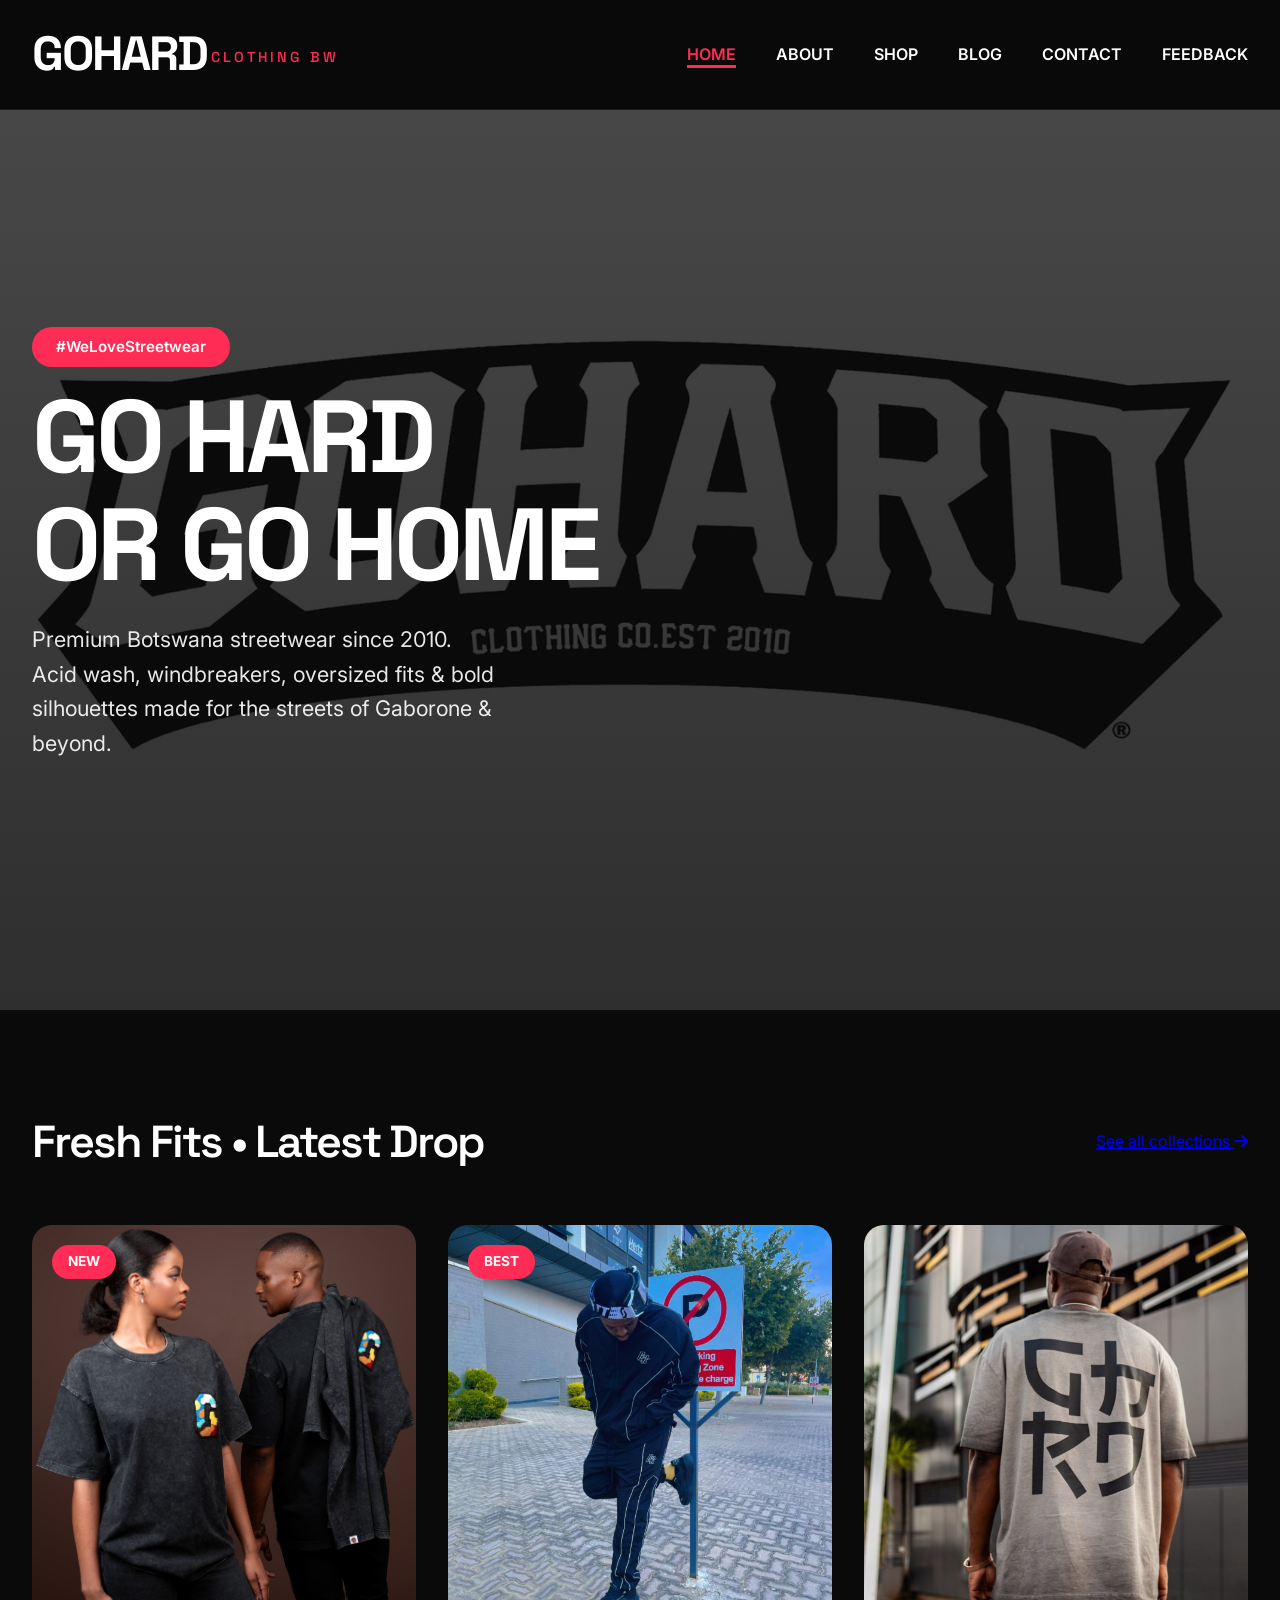
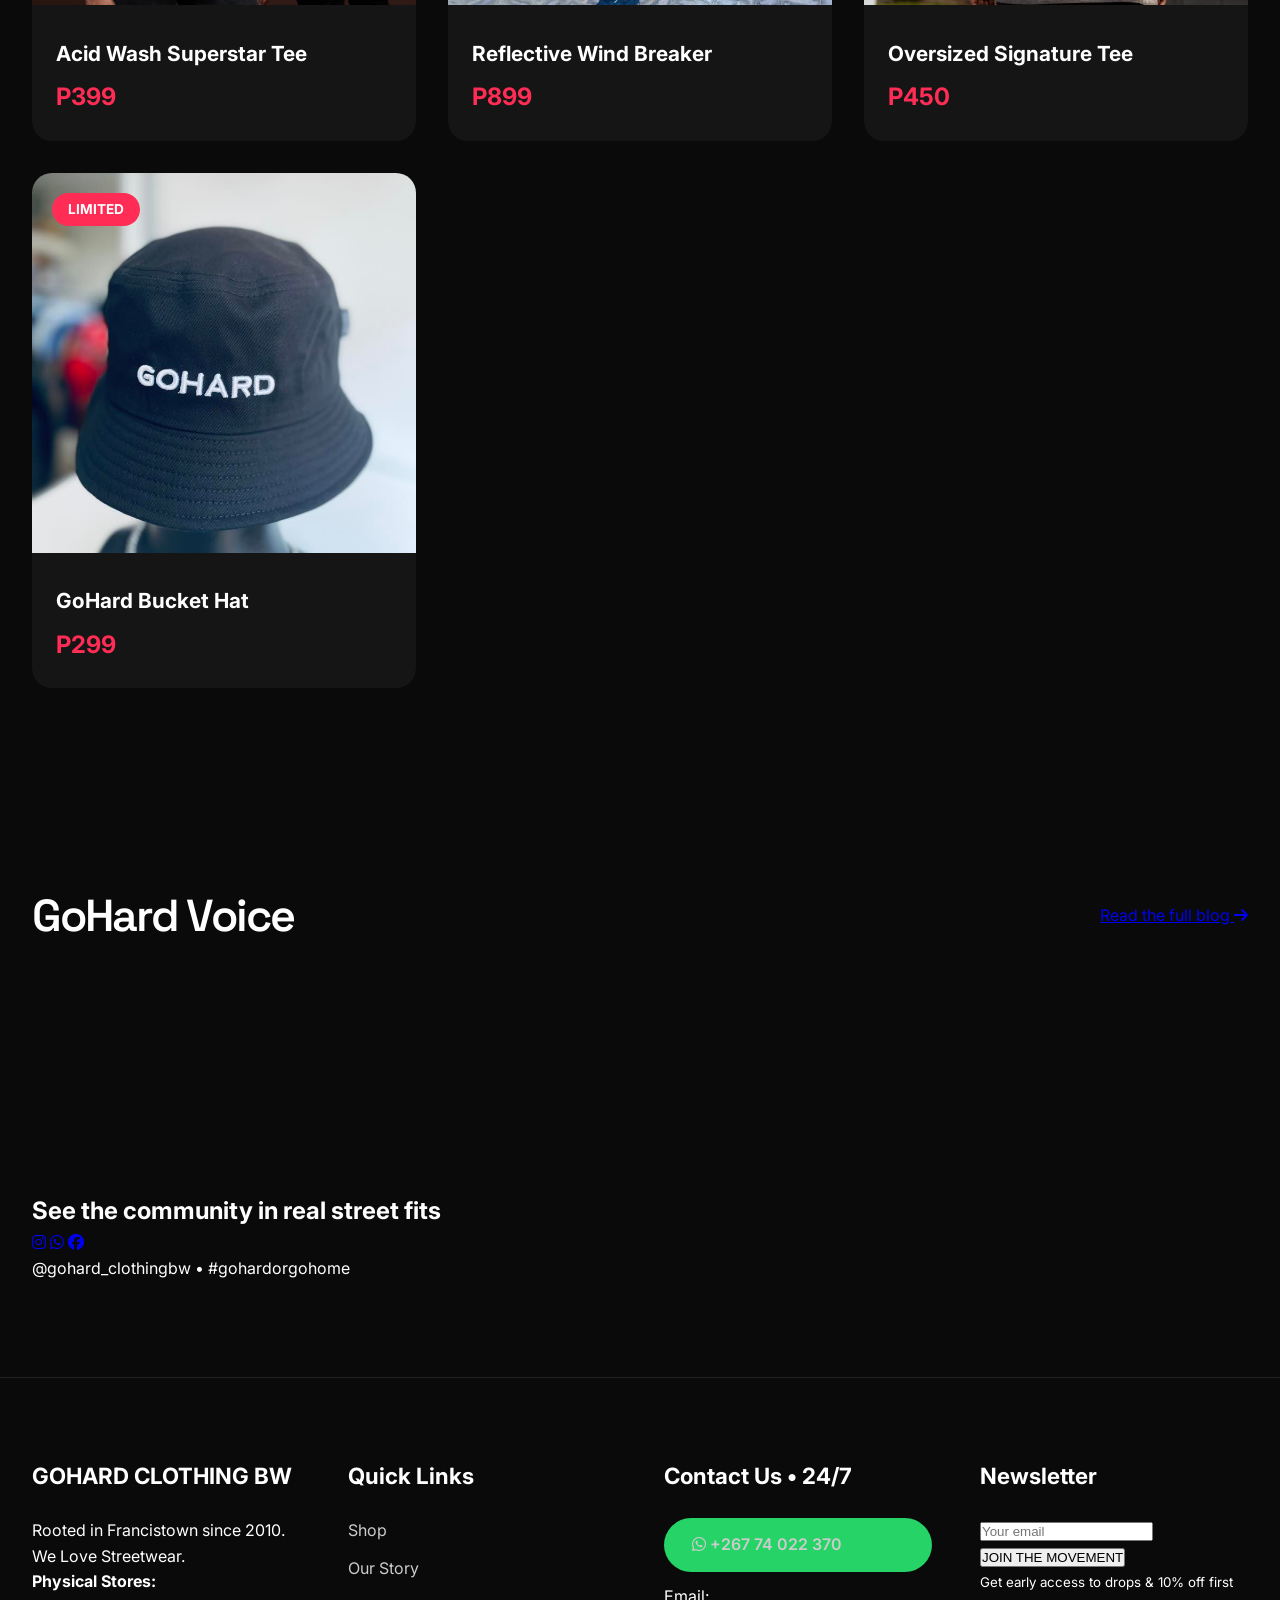
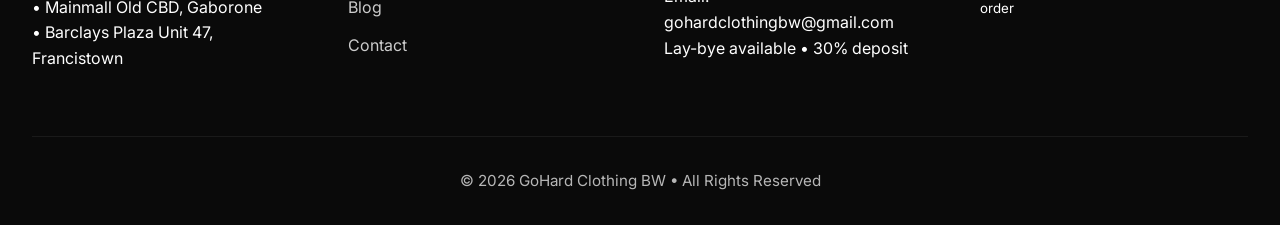
<file: index.html>
<!DOCTYPE html>
<html lang="en">
<head>
    <meta charset="UTF-8">
    <meta name="viewport" content="width=device-width, initial-scale=1.0">
    <meta name="description" content="GoHard Clothing BW - We Love Streetwear | Botswana's boldest streetwear brand since 2010">
    <title>GoHard Clothing BW | Home</title>
    <link rel="stylesheet" href="style.css">
    <link rel="stylesheet" href="https://cdnjs.cloudflare.com/ajax/libs/font-awesome/6.5.1/css/all.min.css">
</head>
<body>
        <nav class="navbar">
        <div class="nav-container">
            <div class="logo">
                <h1>GOHARD</h1>
                <span class="tagline">CLOTHING BW</span>
            </div>
            
            <ul class="nav-links">
                <li><a href="index.html" class="nav-item">HOME</a></li>
                <li><a href="about.html" class="nav-item">ABOUT</a></li>
                <li><a href="shop.html" class="nav-item">SHOP</a></li>
                <li><a href="blog.html" class="nav-item">BLOG</a></li>
                <li><a href="contact.html" class="nav-item">CONTACT</a></li>
                <li><a href="feedback.html" class="nav-item">FEEDBACK</a></li>
            </ul>
        </div>

        <div id="mobile-menu" class="mobile-menu">
            <ul>
                <li><a href="index.html" onclick="toggleMobileMenu()">HOME</a></li>
                <li><a href="about.html" onclick="toggleMobileMenu()">ABOUT</a></li>
                <li><a href="shop.html" onclick="toggleMobileMenu()">SHOP</a></li>
                <li><a href="blog.html" onclick="toggleMobileMenu()">BLOG</a></li>
                <li><a href="contact.html" onclick="toggleMobileMenu()">CONTACT</a></li>
                <li><a href="feedback.html" onclick="toggleMobileMenu()">FEEDBACK</a></li>
            </ul>
        </div>
    </nav>
    
    <header class="hero">
        <div class="hero-overlay">
            <div class="hero-content">
                <div class="hero-badge">#WeLoveStreetwear</div>
                <h1 class="hero-title">GO HARD<br>OR GO HOME</h1>
                <p class="hero-subtitle">Premium Botswana streetwear since 2010.<br>Acid wash, windbreakers, oversized fits &amp; bold silhouettes made for the streets of Gaborone &amp; beyond.</p>
                
            </div>
        </div>
    </header>

    <!-- NEW ARRIVALS (mimicking Wearix) -->
    <section class="section new-arrivals">
        <div class="section-header">
            <h2>Fresh Fits • Latest Drop</h2>
            <a href="shop.html" class="see-all">See all collections <i class="fas fa-arrow-right"></i></a>
        </div>
        
        <div class="product-grid" id="new-arrivals-grid">
            
        </div>
    </section>

    <section class="section blog-preview">
        <div class="section-header">
            <h2>GoHard Voice</h2>
            <a href="blog.html" class="see-all">Read the full blog <i class="fas fa-arrow-right"></i></a>
        </div>
        <div class="blog-grid">
            
        </div>
    </section>

    <section class="section stay-connected">
        <h2>See the community in real street fits</h2>
        <div class="social-icons">
            <a href="https://www.instagram.com/gohard_clothingbw" target="_blank"><i class="fab fa-instagram"></i></a>
            <a href="https://wa.me/26774022370" target="_blank"><i class="fab fa-whatsapp"></i></a>
            <a href="https://www.facebook.com/GoHardClothingBW" target="_blank"><i class="fab fa-facebook"></i></a>
        </div>
        <p class="connect-text">@gohard_clothingbw • #gohardorgohome</p>
    </section>

    <footer class="footer">
        <div class="footer-grid">
            <div class="footer-col">
                <h3>GOHARD CLOTHING BW</h3>
                <p>Rooted in Francistown since 2010.<br>We Love Streetwear.</p>
                <p><strong>Physical Stores:</strong><br>
                • Mainmall Old CBD, Gaborone<br>
                • Barclays Plaza Unit 47, Francistown
                </p>
            </div>
            <div class="footer-col">
                <h4>Quick Links</h4>
                <a href="shop.html">Shop</a>
                <a href="about.html">Our Story</a>
                <a href="blog.html">Blog</a>
                <a href="contact.html">Contact</a>
            </div>
            <div class="footer-col">
                <h4>Contact Us • 24/7</h4>
                <a href="https://wa.me/26774022370" target="_blank" class="whatsapp-footer"><i class="fab fa-whatsapp"></i> +267 74 022 370</a>
                <p>Email: gohardclothingbw@gmail.com</p>
                <p>Lay-bye available • 30% deposit</p>
            </div>
            <div class="footer-col">
                <h4>Newsletter</h4>
                <form id="newsletter-form" onsubmit="handleNewsletter(event)">
                    <input type="email" placeholder="Your email" required>
                    <button type="submit">JOIN THE MOVEMENT</button>
                </form>
                <small>Get early access to drops &amp; 10% off first order</small>
            </div>
        </div>
        <div class="footer-bottom">
            <p>&copy; 2026 GoHard Clothing BW • All Rights Reserved</p>
        </div>
    </footer>

    <script src="script.js"></script>
</body>
</html>
</file>
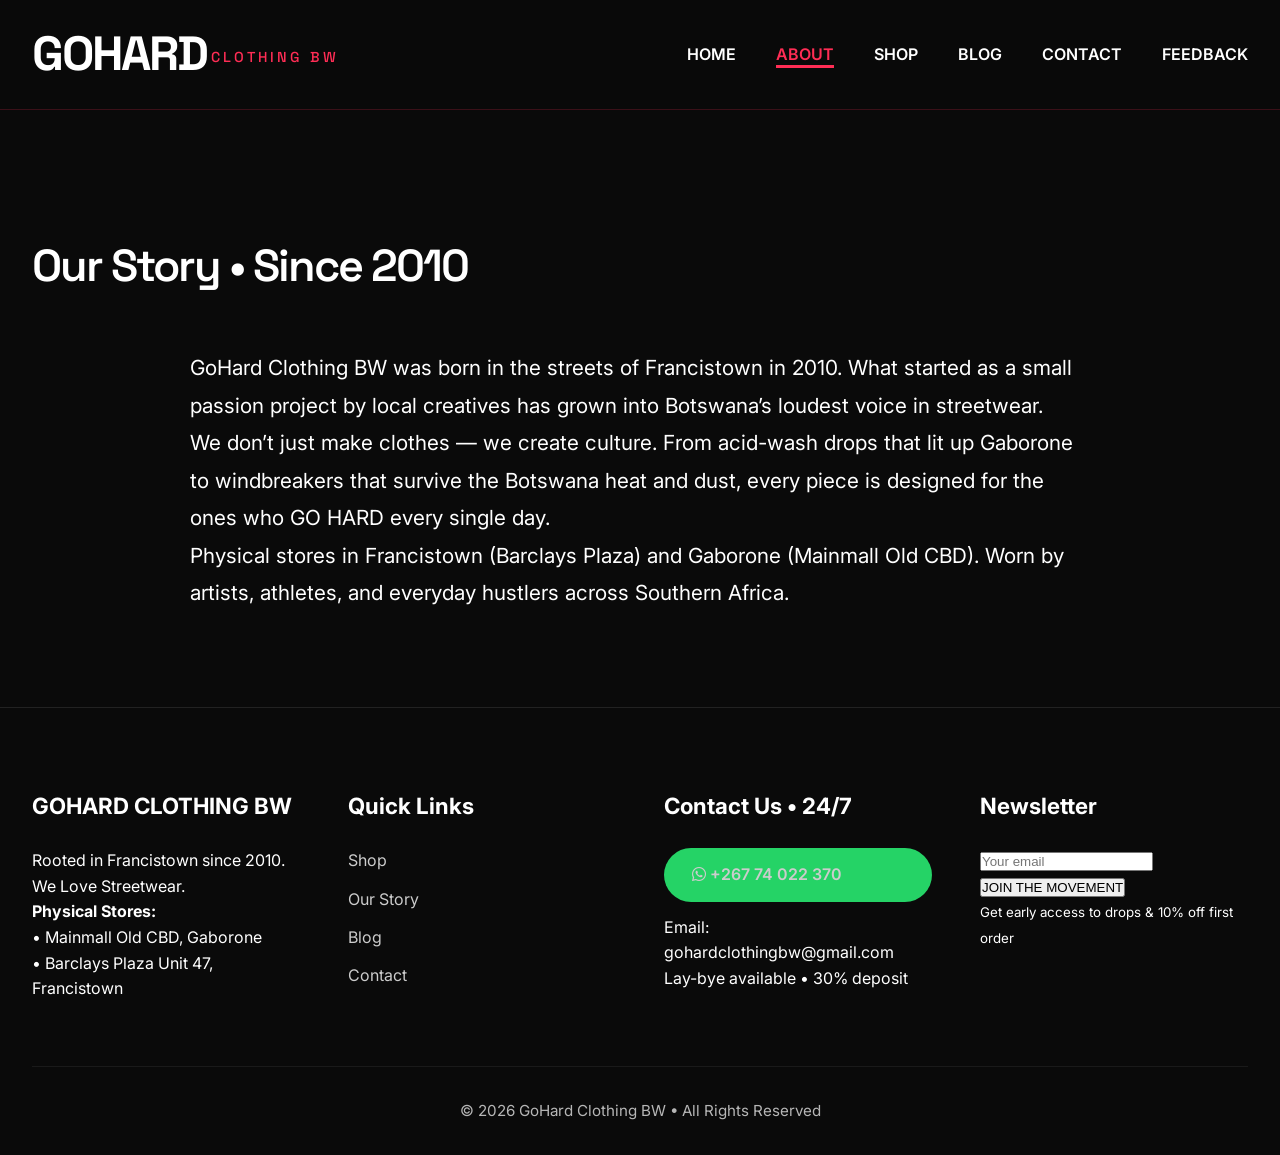
<file: about.html>
<!DOCTYPE html>
<html lang="en">
<head>
    <meta charset="UTF-8">
    <meta name="viewport" content="width=device-width, initial-scale=1.0">
    <title>GoHard Clothing BW | About Us</title>
    <link rel="stylesheet" href="style.css">
    <link rel="stylesheet" href="https://cdnjs.cloudflare.com/ajax/libs/font-awesome/6.5.1/css/all.min.css">
</head>
<body>
   
      <nav class="navbar">
        <div class="nav-container">
            <div class="logo">
                <h1>GOHARD</h1>
                <span class="tagline">CLOTHING BW</span>
            </div>
            
            <ul class="nav-links">
                <li><a href="index.html" class="nav-item">HOME</a></li>
                <li><a href="about.html" class="nav-item">ABOUT</a></li>
                <li><a href="shop.html" class="nav-item">SHOP</a></li>
                <li><a href="blog.html" class="nav-item">BLOG</a></li>
                <li><a href="contact.html" class="nav-item">CONTACT</a></li>
                <li><a href="feedback.html" class="nav-item">FEEDBACK</a></li>
            </ul>
        </div>

        <div id="mobile-menu" class="mobile-menu">
            <ul>
                <li><a href="index.html" onclick="toggleMobileMenu()">HOME</a></li>
                <li><a href="about.html" onclick="toggleMobileMenu()">ABOUT</a></li>
                <li><a href="shop.html" onclick="toggleMobileMenu()">SHOP</a></li>
                <li><a href="blog.html" onclick="toggleMobileMenu()">BLOG</a></li>
                <li><a href="contact.html" onclick="toggleMobileMenu()">CONTACT</a></li>
                <li><a href="feedback.html" onclick="toggleMobileMenu()">FEEDBACK</a></li>
            </ul>
        </div>
    </nav>


    <section class="section" style="padding-top: 120px;">
        <div class="section-header">
            <h2>Our Story • Since 2010</h2>
        </div>
        <div style="max-width: 900px; margin: 0 auto; font-size: 1.3rem; line-height: 1.8;">
            <p>GoHard Clothing BW was born in the streets of Francistown in 2010. What started as a small passion project by local creatives has grown into Botswana’s loudest voice in streetwear.</p>
            <p>We don’t just make clothes — we create culture. From acid-wash drops that lit up Gaborone to windbreakers that survive the Botswana heat and dust, every piece is designed for the ones who GO HARD every single day.</p>
            <p>Physical stores in Francistown (Barclays Plaza) and Gaborone (Mainmall Old CBD). Worn by artists, athletes, and everyday hustlers across Southern Africa.</p>
        </div>
    </section>

     <footer class="footer">
        <div class="footer-grid">
            <div class="footer-col">
                <h3>GOHARD CLOTHING BW</h3>
                <p>Rooted in Francistown since 2010.<br>We Love Streetwear.</p>
                <p><strong>Physical Stores:</strong><br>
                • Mainmall Old CBD, Gaborone<br>
                • Barclays Plaza Unit 47, Francistown
                </p>
            </div>
            <div class="footer-col">
                <h4>Quick Links</h4>
                <a href="shop.html">Shop</a>
                <a href="about.html">Our Story</a>
                <a href="blog.html">Blog</a>
                <a href="contact.html">Contact</a>
            </div>
            <div class="footer-col">
                <h4>Contact Us • 24/7</h4>
                <a href="https://wa.me/26774022370" target="_blank" class="whatsapp-footer"><i class="fab fa-whatsapp"></i> +267 74 022 370</a>
                <p>Email: gohardclothingbw@gmail.com</p>
                <p>Lay-bye available • 30% deposit</p>
            </div>
            <div class="footer-col">
                <h4>Newsletter</h4>
                <form id="newsletter-form" onsubmit="handleNewsletter(event)">
                    <input type="email" placeholder="Your email" required>
                    <button type="submit">JOIN THE MOVEMENT</button>
                </form>
                <small>Get early access to drops &amp; 10% off first order</small>
            </div>
        </div>
        <div class="footer-bottom">
            <p>&copy; 2026 GoHard Clothing BW • All Rights Reserved</p>
        </div>
    </footer>
    

    <script src="script.js"></script>
</body>
</html>
</file>
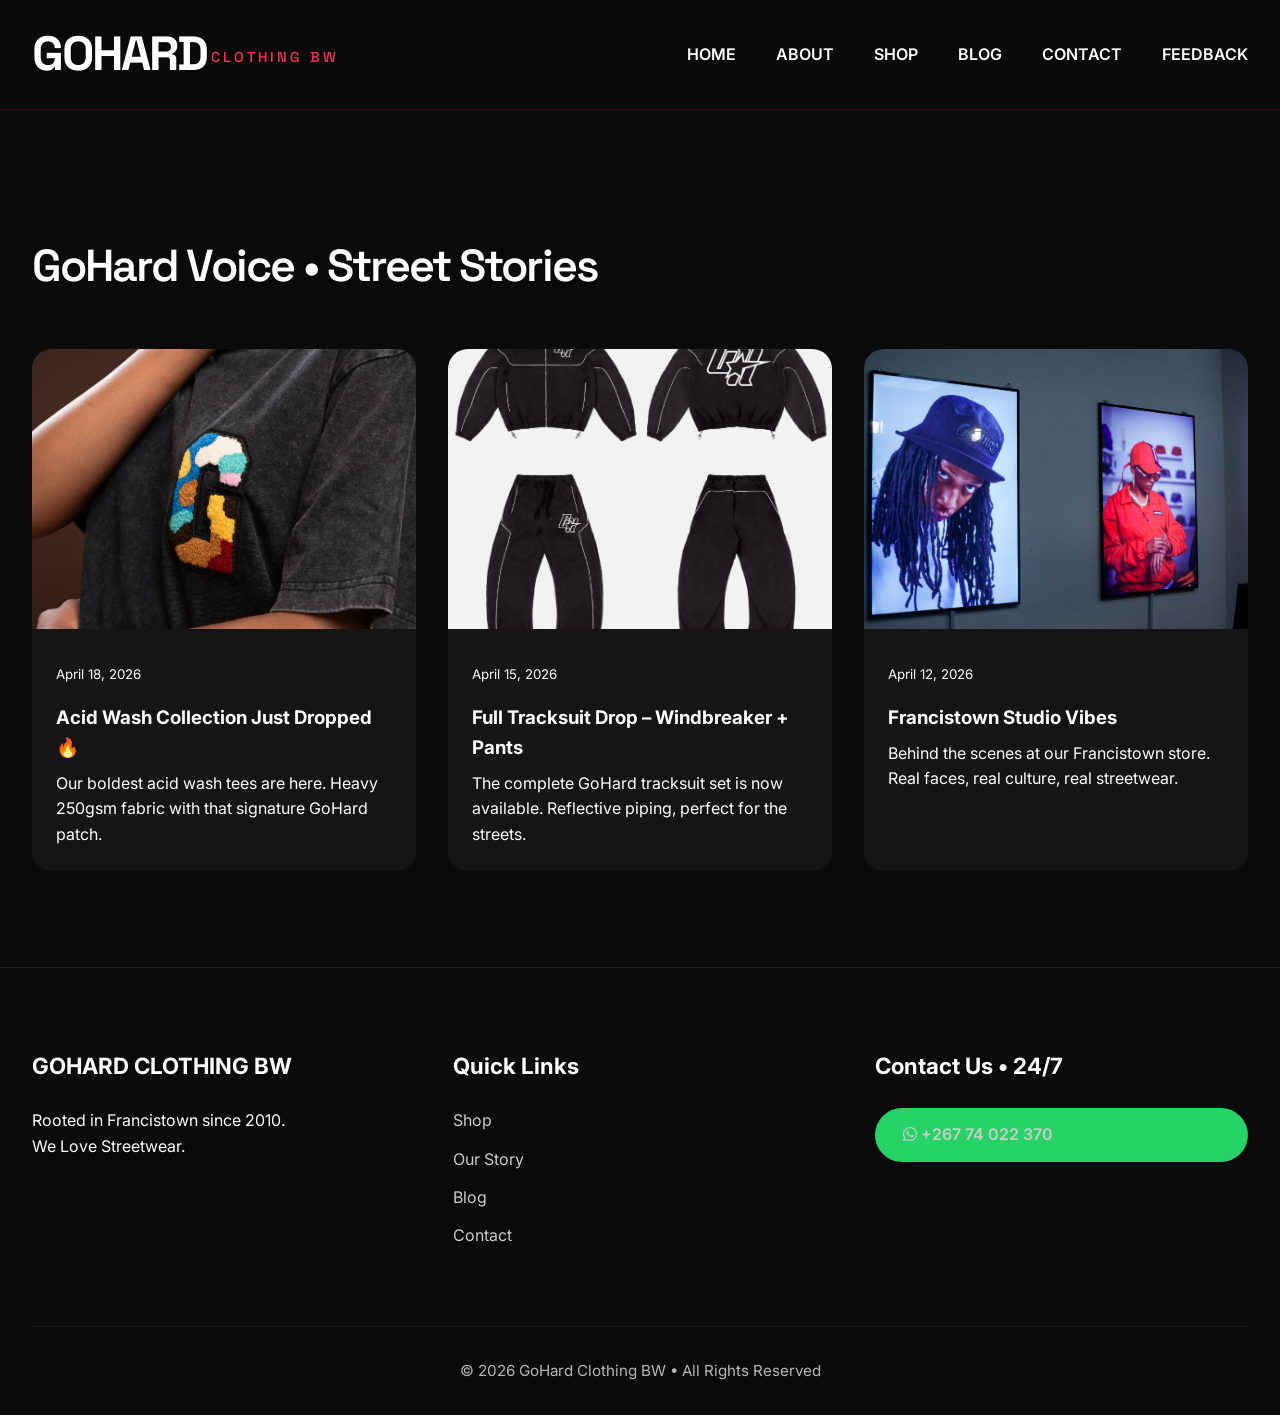
<file: blog.html>
<!DOCTYPE html>
<html lang="en">
<head>
    <meta charset="UTF-8">
    <meta name="viewport" content="width=device-width, initial-scale=1.0">
    <title>GoHard Clothing BW | Blog</title>
    <link rel="stylesheet" href="style.css">
    <link rel="stylesheet" href="https://cdnjs.cloudflare.com/ajax/libs/font-awesome/6.5.1/css/all.min.css">
</head>
<body>
        <nav class="navbar">
        <div class="nav-container">
            <div class="logo">
                <h1>GOHARD</h1>
                <span class="tagline">CLOTHING BW</span>
            </div>
            
            <ul class="nav-links">
                <li><a href="index.html" class="nav-item">HOME</a></li>
                <li><a href="about.html" class="nav-item">ABOUT</a></li>
                <li><a href="shop.html" class="nav-item">SHOP</a></li>
                <li><a href="blog.html" class="nav-item">BLOG</a></li>
                <li><a href="contact.html" class="nav-item">CONTACT</a></li>
                <li><a href="feedback.html" class="nav-item">FEEDBACK</a></li>
            </ul>
        </div>

        <div id="mobile-menu" class="mobile-menu">
            <ul>
                <li><a href="index.html" onclick="toggleMobileMenu()">HOME</a></li>
                <li><a href="about.html" onclick="toggleMobileMenu()">ABOUT</a></li>
                <li><a href="shop.html" onclick="toggleMobileMenu()">SHOP</a></li>
                <li><a href="blog.html" onclick="toggleMobileMenu()">BLOG</a></li>
                <li><a href="contact.html" onclick="toggleMobileMenu()">CONTACT</a></li>
                <li><a href="feedback.html" onclick="toggleMobileMenu()">FEEDBACK</a></li>
            </ul>
        </div>
    </nav>

    <section class="section" style="padding-top: 120px;">
        <div class="section-header">
            <h2>GoHard Voice • Street Stories</h2>
        </div>
        
        <div class="blog-grid" id="blog-grid"></div>
    </section>

    <!-- FOOTER (same as other pages) -->
    <footer class="footer">
        <div class="footer-grid">
            <div class="footer-col">
                <h3>GOHARD CLOTHING BW</h3>
                <p>Rooted in Francistown since 2010.<br>We Love Streetwear.</p>
            </div>
            <div class="footer-col">
                <h4>Quick Links</h4>
                <a href="shop.html">Shop</a>
                <a href="about.html">Our Story</a>
                <a href="blog.html">Blog</a>
                <a href="contact.html">Contact</a>
            </div>
            <div class="footer-col">
                <h4>Contact Us • 24/7</h4>
                <a href="https://wa.me/26774022370" target="_blank" class="whatsapp-footer"><i class="fab fa-whatsapp"></i> +267 74 022 370</a>
            </div>
        </div>
        <div class="footer-bottom">
            <p>&copy; 2026 GoHard Clothing BW • All Rights Reserved</p>
        </div>
    </footer>

    <script src="script.js"></script>
    <script>
        
        const blogPosts = [
            {
                title: "Acid Wash Collection Just Dropped 🔥",
                date: "April 18, 2026",
                excerpt: "Our boldest acid wash tees are here. Heavy 250gsm fabric with that signature GoHard patch.",
                img: "images/acid.jpg"
            },
            {
                title: "Full Tracksuit Drop – Windbreaker + Pants",
                date: "April 15, 2026",
                excerpt: "The complete GoHard tracksuit set is now available. Reflective piping, perfect for the streets.",
                img: "images/wind.jpg"
            },
            {
                title: "Francistown Studio Vibes",
                date: "April 12, 2026",
                excerpt: "Behind the scenes at our Francistown store. Real faces, real culture, real streetwear.",
                img: "images/ftown.jpg"
            },
            
        ];

        function loadBlog() {
            const grid = document.getElementById('blog-grid');
            grid.innerHTML = blogPosts.map(post => `
                <div class="blog-card">
                    <img src="${post.img}" style="width:100%; height:280px; object-fit:cover;">
                    <div style="padding:1.5rem;">
                        <small>${post.date}</small>
                        <h3 style="margin:1rem 0 0.5rem;">${post.title}</h3>
                        <p>${post.excerpt}</p>
                        
                    </div>
                </div>
            `).join('');
        }

        // Load blog when page opens
        window.onload = loadBlog;
    </script>
</body>
</html>
</file>
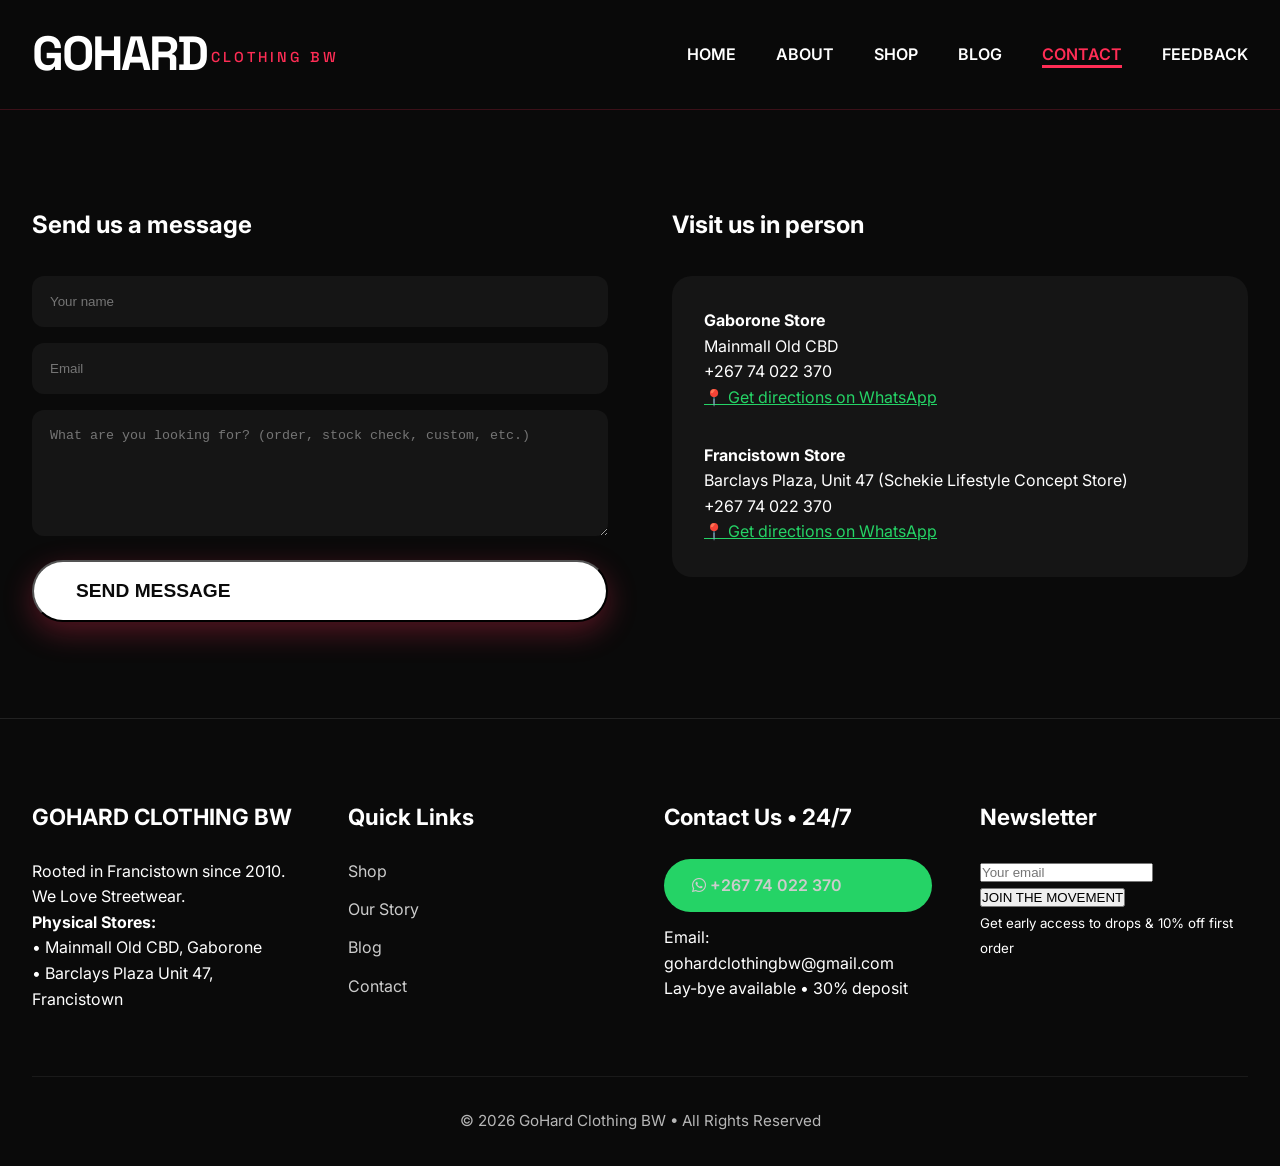
<file: contact.html>
<!DOCTYPE html>
<html lang="en">
<head>
    <meta charset="UTF-8">
    <meta name="viewport" content="width=device-width, initial-scale=1.0">
    <title>GoHard Clothing BW | Contact Us</title>
    <link rel="stylesheet" href="style.css">
    <link rel="stylesheet" href="https://cdnjs.cloudflare.com/ajax/libs/font-awesome/6.5.1/css/all.min.css">
</head>
<body>
     <nav class="navbar">
        <div class="nav-container">
            <div class="logo">
                <h1>GOHARD</h1>
                <span class="tagline">CLOTHING BW</span>
            </div>
            
            <ul class="nav-links">
                <li><a href="index.html" class="nav-item">HOME</a></li>
                <li><a href="about.html" class="nav-item">ABOUT</a></li>
                <li><a href="shop.html" class="nav-item">SHOP</a></li>
                <li><a href="blog.html" class="nav-item">BLOG</a></li>
                <li><a href="contact.html" class="nav-item">CONTACT</a></li>
                <li><a href="feedback.html" class="nav-item">FEEDBACK</a></li>
            </ul>
        </div>

        <div id="mobile-menu" class="mobile-menu">
            <ul>
                <li><a href="index.html" onclick="toggleMobileMenu()">HOME</a></li>
                <li><a href="about.html" onclick="toggleMobileMenu()">ABOUT</a></li>
                <li><a href="shop.html" onclick="toggleMobileMenu()">SHOP</a></li>
                <li><a href="blog.html" onclick="toggleMobileMenu()">BLOG</a></li>
                <li><a href="contact.html" onclick="toggleMobileMenu()">CONTACT</a></li>
                <li><a href="feedback.html" onclick="toggleMobileMenu()">FEEDBACK</a></li>
            </ul>
        </div>
    </nav>

    <section class="section">
        <div style="display: grid; grid-template-columns: repeat(auto-fit, minmax(420px, 1fr)); gap: 4rem; max-width:1400px; margin:0 auto;">
            
            <div>
                <h2>Send us a message</h2>
                <form onsubmit="submitContactForm(event)" style="margin-top:2rem;">
                    <input type="text" placeholder="Your name" required style="width:100%; padding:18px; margin-bottom:1rem; border-radius:12px; background:#151515; border:none; color:#fff;">
                    <input type="email" placeholder="Email" required style="width:100%; padding:18px; margin-bottom:1rem; border-radius:12px; background:#151515; border:none; color:#fff;">
                    <textarea placeholder="What are you looking for? (order, stock check, custom, etc.)" rows="6" required style="width:100%; padding:18px; margin-bottom:1rem; border-radius:12px; background:#151515; border:none; color:#fff;"></textarea>
                    <button type="submit" class="cta-button" style="width:100%;">SEND MESSAGE</button>
                </form>
            </div>

            
            <div>
                <h2>Visit us in person</h2>
                <div style="background:#151515; padding:2rem; border-radius:20px; margin-top:2rem;">
                    <div style="margin-bottom:2rem;">
                        <strong>Gaborone Store</strong><br>
                        Mainmall Old CBD<br>
                        +267 74 022 370<br>
                        <a href="https://wa.me/26774022370" target="_blank" style="color:#25D366;">📍 Get directions on WhatsApp</a>
                    </div>
                    <div>
                        <strong>Francistown Store</strong><br>
                        Barclays Plaza, Unit 47 (Schekie Lifestyle Concept Store)<br>
                        +267 74 022 370<br>
                        <a href="https://wa.me/26774022370" target="_blank" style="color:#25D366;">📍 Get directions on WhatsApp</a>
                    </div>
                </div>
                
               
            </div>
        </div>
    </section>

     <footer class="footer">
        <div class="footer-grid">
            <div class="footer-col">
                <h3>GOHARD CLOTHING BW</h3>
                <p>Rooted in Francistown since 2010.<br>We Love Streetwear.</p>
                <p><strong>Physical Stores:</strong><br>
                • Mainmall Old CBD, Gaborone<br>
                • Barclays Plaza Unit 47, Francistown
                </p>
            </div>
            <div class="footer-col">
                <h4>Quick Links</h4>
                <a href="shop.html">Shop</a>
                <a href="about.html">Our Story</a>
                <a href="blog.html">Blog</a>
                <a href="contact.html">Contact</a>
            </div>
            <div class="footer-col">
                <h4>Contact Us • 24/7</h4>
                <a href="https://wa.me/26774022370" target="_blank" class="whatsapp-footer"><i class="fab fa-whatsapp"></i> +267 74 022 370</a>
                <p>Email: gohardclothingbw@gmail.com</p>
                <p>Lay-bye available • 30% deposit</p>
            </div>
            <div class="footer-col">
                <h4>Newsletter</h4>
                <form id="newsletter-form" onsubmit="handleNewsletter(event)">
                    <input type="email" placeholder="Your email" required>
                    <button type="submit">JOIN THE MOVEMENT</button>
                </form>
                <small>Get early access to drops &amp; 10% off first order</small>
            </div>
        </div>
        <div class="footer-bottom">
            <p>&copy; 2026 GoHard Clothing BW • All Rights Reserved</p>
        </div>
    </footer>

    <script src="script.js"></script>
    <script>
        function submitContactForm(e) {
            e.preventDefault();
            alert("✅ Message received! Our team will reply on WhatsApp within minutes. Thank you for choosing GoHard ❤️");
            e.target.reset();
        }
    </script>
</body>
</html>
</file>
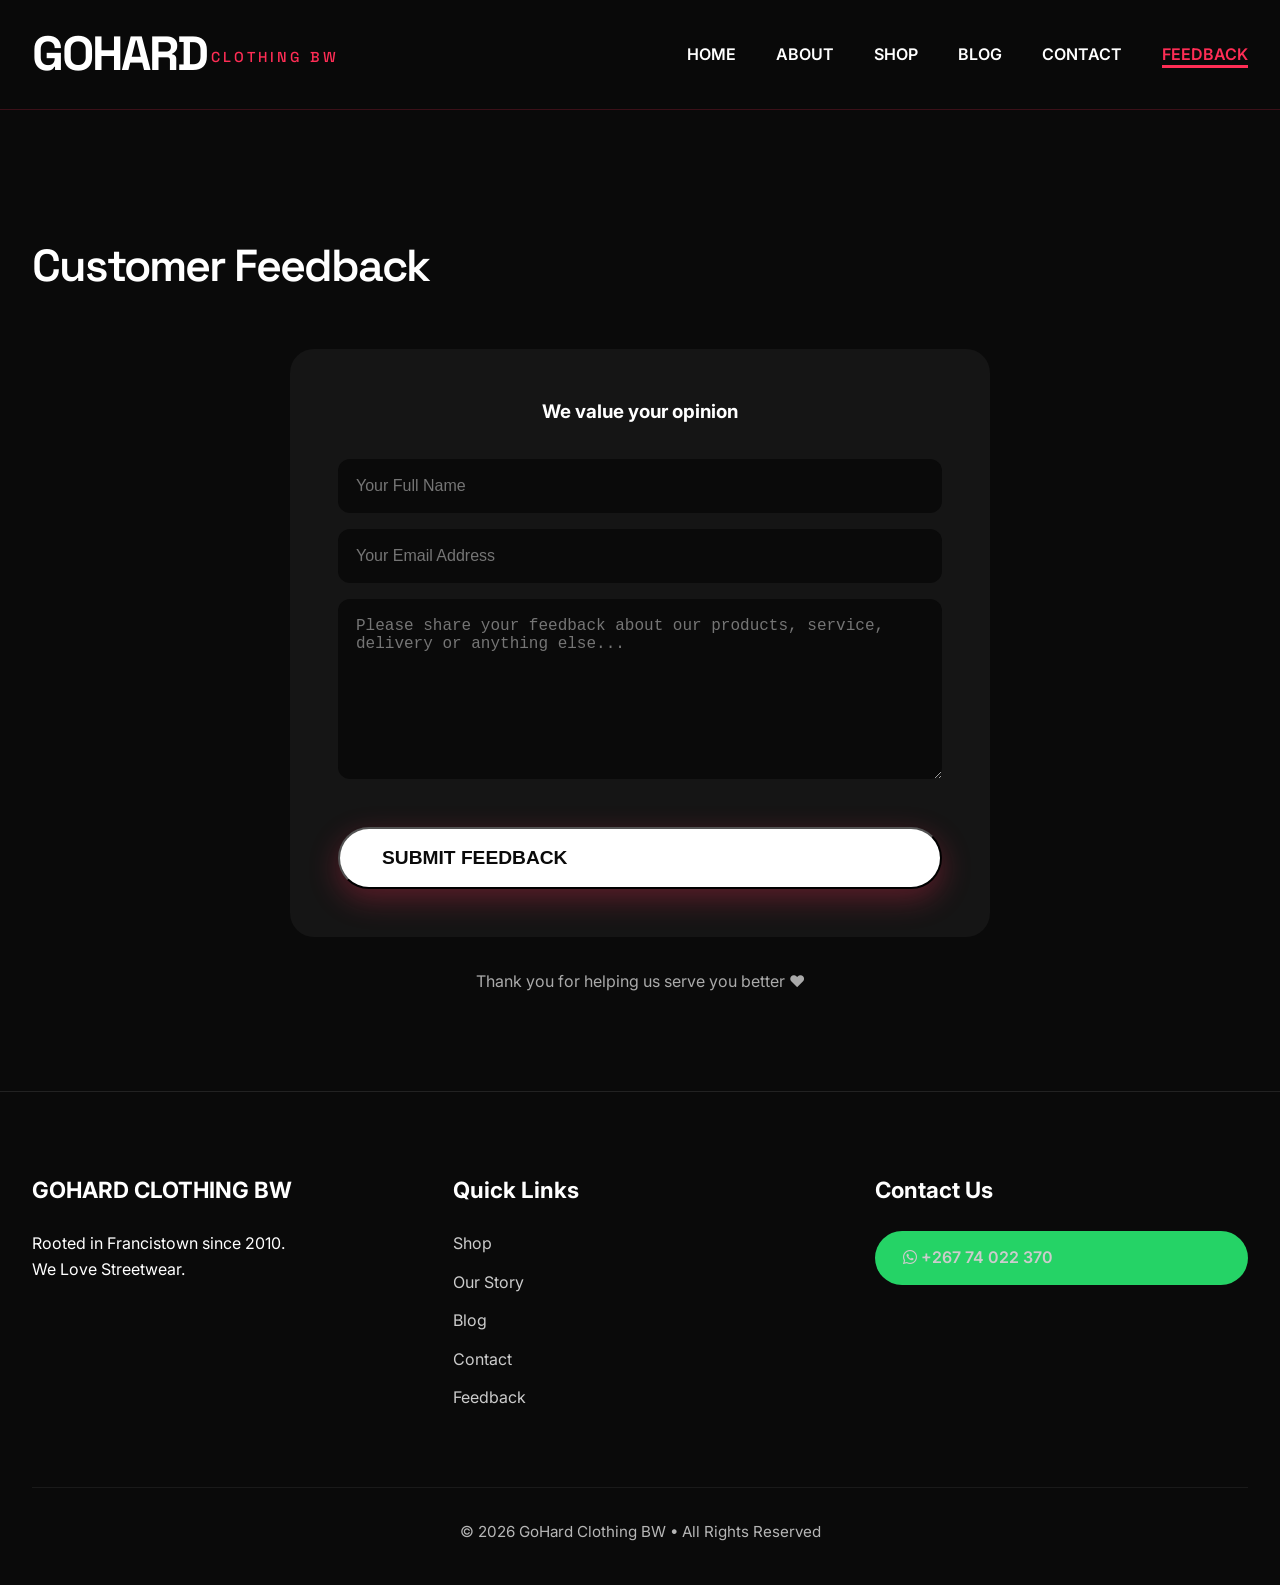
<file: feedback.html>
<!DOCTYPE html>
<html lang="en">
<head>
    <meta charset="UTF-8">
    <meta name="viewport" content="width=device-width, initial-scale=1.0">
    <title>GoHard Clothing BW | Feedback</title>
    <link rel="stylesheet" href="style.css">
    <link rel="stylesheet" href="https://cdnjs.cloudflare.com/ajax/libs/font-awesome/6.5.1/css/all.min.css">
</head>
<body>
    
    <nav class="navbar">
        <div class="nav-container">
            <div class="logo">
                <h1>GOHARD</h1>
                <span class="tagline">CLOTHING BW</span>
            </div>
            
            <ul class="nav-links">
                <li><a href="index.html" class="nav-item">HOME</a></li>
                <li><a href="about.html" class="nav-item">ABOUT</a></li>
                <li><a href="shop.html" class="nav-item">SHOP</a></li>
                <li><a href="blog.html" class="nav-item">BLOG</a></li>
                <li><a href="contact.html" class="nav-item">CONTACT</a></li>
                <li><a href="feedback.html" class="nav-item">FEEDBACK</a></li>
            </ul>
        </div>

        <div id="mobile-menu" class="mobile-menu">
            <ul>
                <li><a href="index.html" onclick="toggleMobileMenu()">HOME</a></li>
                <li><a href="about.html" onclick="toggleMobileMenu()">ABOUT</a></li>
                <li><a href="shop.html" onclick="toggleMobileMenu()">SHOP</a></li>
                <li><a href="blog.html" onclick="toggleMobileMenu()">BLOG</a></li>
                <li><a href="contact.html" onclick="toggleMobileMenu()">CONTACT</a></li>
                <li><a href="feedback.html" onclick="toggleMobileMenu()">FEEDBACK</a></li>
            </ul>
        </div>
    </nav>

    <section class="section" style="padding-top: 120px;">
        <div class="section-header">
            <h2>Customer Feedback</h2>
        </div>

        <div style="max-width: 700px; margin: 0 auto;">
            <div class="feedback-form" style="background:#151515; padding: 3rem; border-radius: 24px;">
                <h3 style="text-align:center; margin-bottom: 2rem;">We value your opinion</h3>
                
                <form id="feedback-form" onsubmit="submitFeedback(event)">
                    
                    <input type="text" id="name" placeholder="Your Full Name" required>
                    
                    <input type="email" id="email" placeholder="Your Email Address" required>
                    
                    <textarea id="message" placeholder="Please share your feedback about our products, service, delivery or anything else..." 
                              rows="8" required></textarea>

                    <button type="submit" class="cta-button" style="width:100%; margin-top: 1.5rem;">
                        SUBMIT FEEDBACK
                    </button>
                </form>
            </div>

            <p style="text-align:center; margin-top: 2rem; color:#aaa;">
                Thank you for helping us serve you better ❤️
            </p>
        </div>
    </section>

    <!-- FOOTER -->
    <footer class="footer">
        <div class="footer-grid">
            <div class="footer-col">
                <h3>GOHARD CLOTHING BW</h3>
                <p>Rooted in Francistown since 2010.<br>We Love Streetwear.</p>
            </div>
            <div class="footer-col">
                <h4>Quick Links</h4>
                <a href="shop.html">Shop</a>
                <a href="about.html">Our Story</a>
                <a href="blog.html">Blog</a>
                <a href="contact.html">Contact</a>
                <a href="feedback.html">Feedback</a>
            </div>
            <div class="footer-col">
                <h4>Contact Us</h4>
                <a href="https://wa.me/26774022370" target="_blank" class="whatsapp-footer">
                    <i class="fab fa-whatsapp"></i> +267 74 022 370
                </a>
            </div>
        </div>
        <div class="footer-bottom">
            <p>&copy; 2026 GoHard Clothing BW • All Rights Reserved</p>
        </div>
    </footer>

    <script src="script.js"></script>
    <script>
        function submitFeedback(e) {
            e.preventDefault();
            
            const name = document.getElementById('name').value.trim();
            
            alert(`✅ Thank you ${name}!\n\nYour feedback has been successfully submitted.\nWe really appreciate your input! 🔥`);
            
            // Reset form
            e.target.reset();
        }

        window.onload = highlightCurrentPage;
    </script>
</body>
</html>
</file>
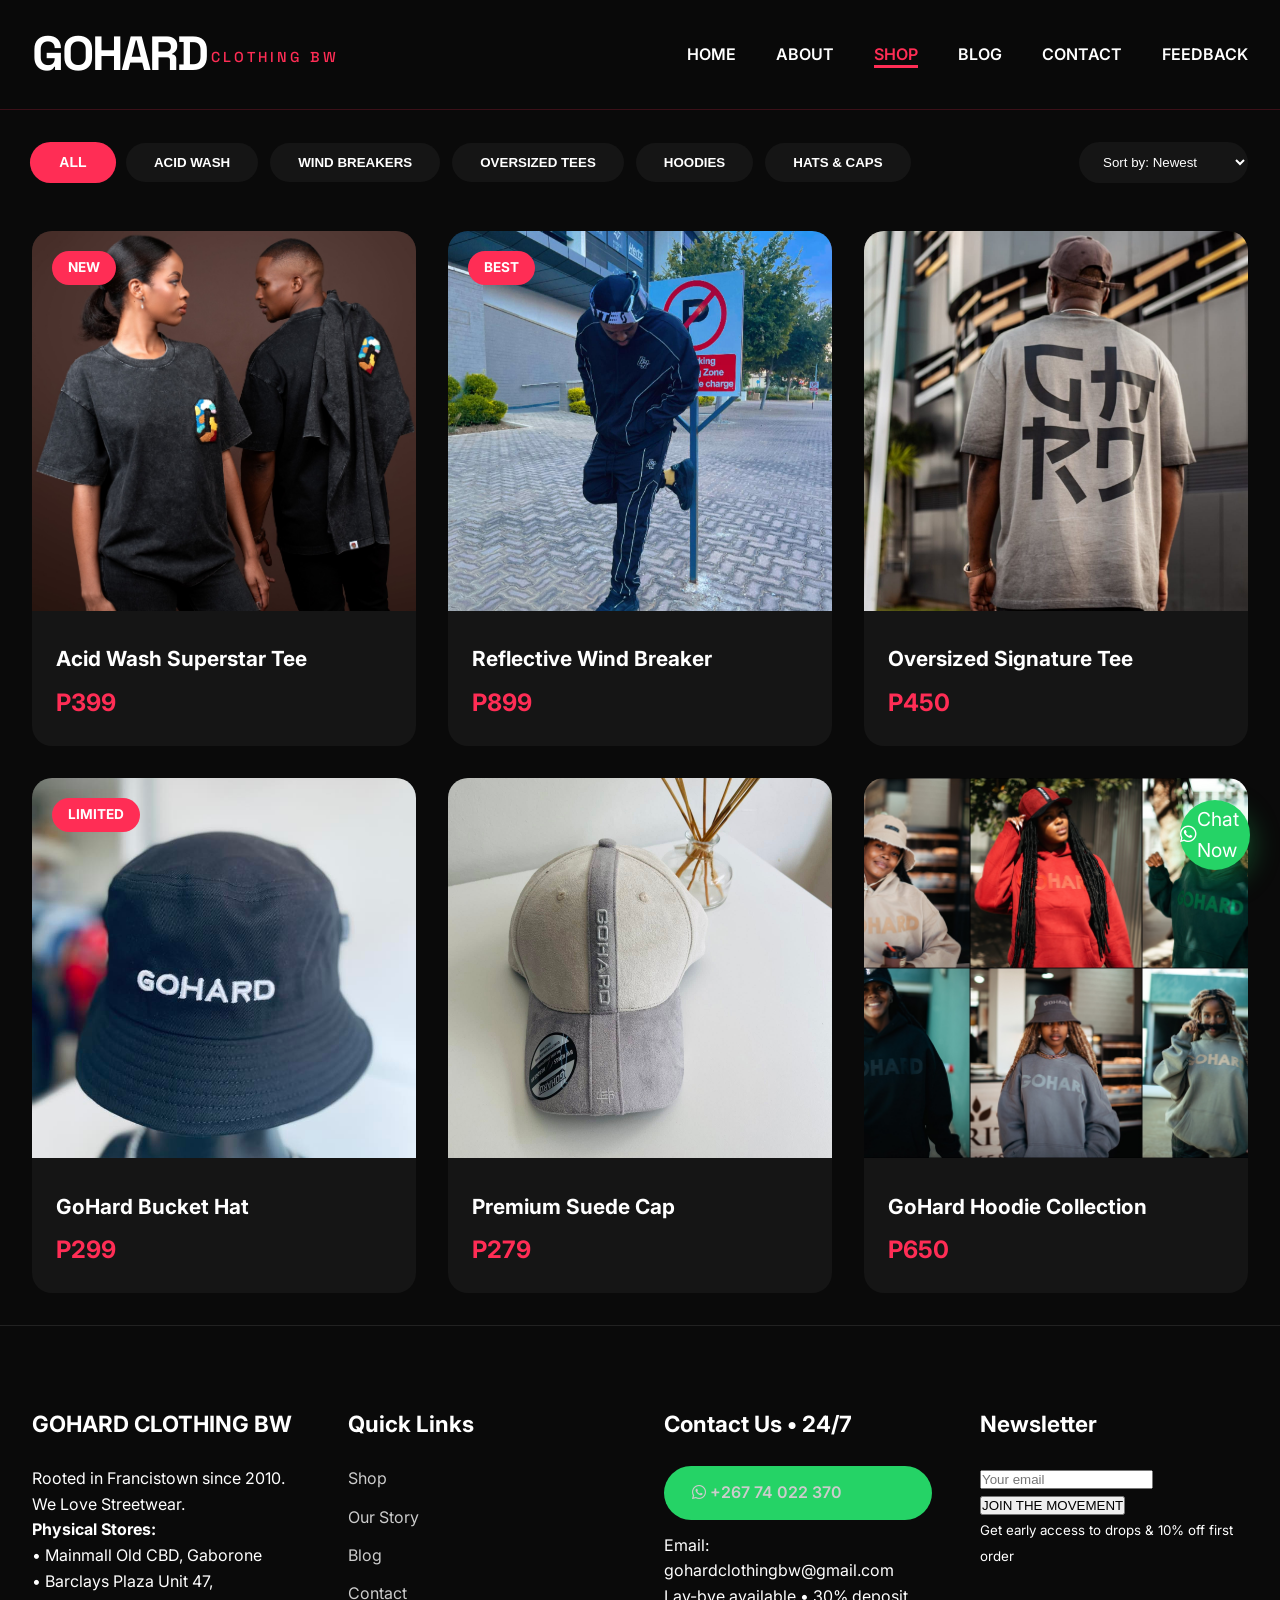
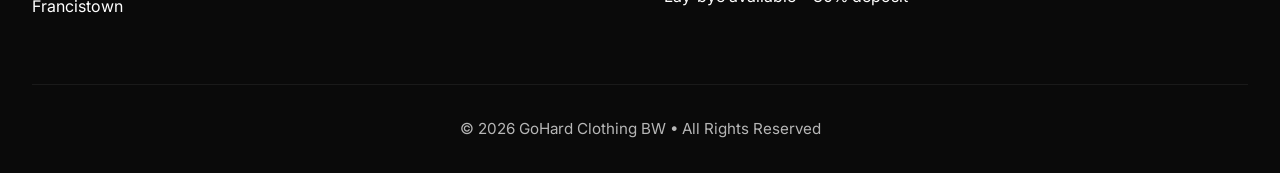
<file: shop.html>
<!DOCTYPE html>
<html lang="en">
<head>
    <meta charset="UTF-8">
    <meta name="viewport" content="width=device-width, initial-scale=1.0">
    <title>GoHard Clothing BW | Shop</title>
    <link rel="stylesheet" href="style.css">
    <link rel="stylesheet" href="https://cdnjs.cloudflare.com/ajax/libs/font-awesome/6.5.1/css/all.min.css">
</head>
<body>
      <nav class="navbar">
        <div class="nav-container">
            <div class="logo">
                <h1>GOHARD</h1>
                <span class="tagline">CLOTHING BW</span>
            </div>
            
            <ul class="nav-links">
                <li><a href="index.html" class="nav-item">HOME</a></li>
                <li><a href="about.html" class="nav-item">ABOUT</a></li>
                <li><a href="shop.html" class="nav-item">SHOP</a></li>
                <li><a href="blog.html" class="nav-item">BLOG</a></li>
                <li><a href="contact.html" class="nav-item">CONTACT</a></li>
                <li><a href="feedback.html" class="nav-item">FEEDBACK</a></li>
            </ul>
        </div>

        <div id="mobile-menu" class="mobile-menu">
            <ul>
                <li><a href="index.html" onclick="toggleMobileMenu()">HOME</a></li>
                <li><a href="about.html" onclick="toggleMobileMenu()">ABOUT</a></li>
                <li><a href="shop.html" onclick="toggleMobileMenu()">SHOP</a></li>
                <li><a href="blog.html" onclick="toggleMobileMenu()">BLOG</a></li>
                <li><a href="contact.html" onclick="toggleMobileMenu()">CONTACT</a></li>
                <li><a href="feedback.html" onclick="toggleMobileMenu()">FEEDBACK</a></li>
            </ul>
        </div>
    </nav>

    <!-- FILTERS -->
    <section class="section" style="padding-top: 2rem; padding-bottom: 2rem;">
        <div class="section-header" style="flex-wrap: wrap; gap: 1rem;">
            <div class="filters">
                <button onclick="filterCategory('all')" class="filter-btn active">ALL</button>
                <button onclick="filterCategory('acid')" class="filter-btn">ACID WASH</button>
                <button onclick="filterCategory('wind')" class="filter-btn">WIND BREAKERS</button>
                <button onclick="filterCategory('tee')" class="filter-btn">OVERSIZED TEES</button>
                <button onclick="filterCategory('hoodie')" class="filter-btn">HOODIES</button>
                <button onclick="filterCategory('cap')" class="filter-btn">HATS &amp; CAPS</button>
            </div>
            <div style="display: flex; gap: 1rem; align-items: center;">
                <select id="sort-select" onchange="sortProducts()" style="padding: 12px 20px; border-radius: 50px; background: #151515; color: #fff; border: none;">
                    <option value="default">Sort by: Newest</option>
                    <option value="price-low">Price: Low to High</option>
                    <option value="price-high">Price: High to Low</option>
                </select>
            </div>
        </div>

        <!-- PRODUCT GRID -->
        <div class="product-grid" id="shop-grid">
            <!-- Populated by JS -->
        </div>
    </section>

    <!-- FLOATING WHATSAPP -->
    <a href="https://wa.me/26774022370?text=Hi%20GoHard!%20I%27m%20shopping%20on%20your%20site%20and%20need%20help%20with%20an%20order" 
       target="_blank" class="floating-whatsapp">
        <i class="fab fa-whatsapp"></i> Chat Now
    </a>

    <!-- FOOTER - COPY THIS FROM index.html -->
    <footer class="footer">
        <div class="footer-grid">
            <div class="footer-col">
                <h3>GOHARD CLOTHING BW</h3>
                <p>Rooted in Francistown since 2010.<br>We Love Streetwear.</p>
                <p><strong>Physical Stores:</strong><br>
                • Mainmall Old CBD, Gaborone<br>
                • Barclays Plaza Unit 47, Francistown
                </p>
            </div>
            <div class="footer-col">
                <h4>Quick Links</h4>
                <a href="shop.html">Shop</a>
                <a href="about.html">Our Story</a>
                <a href="blog.html">Blog</a>
                <a href="contact.html">Contact</a>
            </div>
            <div class="footer-col">
                <h4>Contact Us • 24/7</h4>
                <a href="https://wa.me/26774022370" target="_blank" class="whatsapp-footer"><i class="fab fa-whatsapp"></i> +267 74 022 370</a>
                <p>Email: gohardclothingbw@gmail.com</p>
                <p>Lay-bye available • 30% deposit</p>
            </div>
            <div class="footer-col">
                <h4>Newsletter</h4>
                <form id="newsletter-form" onsubmit="handleNewsletter(event)">
                    <input type="email" placeholder="Your email" required>
                    <button type="submit">JOIN THE MOVEMENT</button>
                </form>
                <small>Get early access to drops &amp; 10% off first order</small>
            </div>
        </div>
        <div class="footer-bottom">
            <p>&copy; 2026 GoHard Clothing BW • All Rights Reserved</p>
        </div>
    </footer>

        
    <div id="product-modal" class="modal">
        <div class="modal-content">
            <span onclick="closeModal()" class="close">&times;</span>
            <div id="modal-body"></div>
        </div>
    </div>

    <script src="script.js"></script>
</body>
</html>
</file>
<file: style.css>
@import url('https://fonts.googleapis.com/css2?family=Inter:wght@400;500;600;700&family=Space+Grotesk:wght@500;600;700&display=swap');

:root {
    --primary: #ff2d55;     /* GoHard red accent */
    --dark: #0a0a0a;
    --light: #f8f8f8;
    --accent-gold: #ffd700;
}

* {
    margin: 0;
    padding: 0;
    box-sizing: border-box;
}

body {
    font-family: 'Inter', sans-serif;
    background: var(--dark);
    color: #fff;
    line-height: 1.6;
    overflow-x: hidden;
}

.navbar {
    background: rgba(10, 10, 10, 0.95);
    backdrop-filter: blur(12px);
    position: sticky;
    top: 0;
    z-index: 1000;
    border-bottom: 1px solid rgba(255, 45, 85, 0.2);
}

.nav-container {
    max-width: 1400px;
    margin: 0 auto;
    padding: 1rem 2rem;
    display: flex;
    align-items: center;
    justify-content: space-between;
}

.logo {
    display: flex;
    align-items: center;
    gap: 4px;
    font-family: 'Space Grotesk', sans-serif;
    font-size: 2rem;
    font-weight: 700;
    letter-spacing: -2px;
}

.logo .tagline {
    font-size: 0.9rem;
    font-weight: 500;
    color: var(--primary);
    margin-top: 6px;
    letter-spacing: 3px;
}

.nav-links {
    display: flex;
    gap: 2.5rem;
    list-style: none;
}

.nav-links a {
    color: #fff;
    text-decoration: none;
    font-weight: 600;
    transition: all 0.3s ease;
    position: relative;
}

.nav-links a:hover,
.nav-links a.active {
    color: var(--primary);
}

.nav-links a.active::after {
    content: '';
    position: absolute;
    bottom: -4px;
    left: 0;
    width: 100%;
    height: 3px;
    background: var(--primary);
}

.nav-actions {
    display: flex;
    align-items: center;
    gap: 1.5rem;
}

.cart-icon {
    position: relative;
    color: #fff;
    font-size: 1.5rem;
    transition: transform 0.3s ease;
}

.cart-icon:hover {
    transform: scale(1.15);
}

.cart-count {
    position: absolute;
    top: -6px;
    right: -8px;
    background: var(--primary);
    color: #fff;
    font-size: 0.7rem;
    font-weight: 700;
    width: 18px;
    height: 18px;
    border-radius: 50%;
    display: flex;
    align-items: center;
    justify-content: center;
}

.hamburger {
    display: none;
    background: none;
    border: none;
    color: #fff;
    font-size: 1.8rem;
    cursor: pointer;
}

.mobile-menu {
    display: none;
    background: var(--dark);
    position: fixed;
    top: 70px;
    left: 0;
    width: 100%;
    padding: 2rem;
    box-shadow: 0 10px 20px rgba(0,0,0,0.5);
}

.mobile-menu ul {
    list-style: none;
}

.mobile-menu a {
    display: block;
    padding: 1rem 0;
    color: #fff;
    text-decoration: none;
    font-size: 1.3rem;
    font-weight: 600;
}

.whatsapp-btn {
    margin-top: 1rem;
    background: #25D366;
    border-radius: 30spx;
    text-align: center;
}

.hero {
    height: 100vh;
    min-height: 700px;
    background: linear-gradient(rgba(10,10,10,0.75), rgba(10,10,10,0.85)), url('gohard.jpg') center/cover no-repeat;
    display: flex;
    align-items: center;
    position: relative;
}

.hero-overlay {
    max-width: 1400px;
    margin: 0 auto;
    padding: 0 2rem;
    width: 100%;
}

.hero-content {
    max-width: 700px;
}

.hero-badge {
    display: inline-block;
    background: var(--primary);
    color: #fff;
    padding: 8px 24px;
    border-radius: 50px;
    font-size: 0.95rem;
    font-weight: 600;
    margin-bottom: 1rem;
    animation: pulse 2s infinite;
}

.hero-title {
    font-family: 'Space Grotesk', sans-serif;
    font-size: clamp(3.5rem, 8vw, 7rem);
    line-height: 1.05;
    font-weight: 700;
    letter-spacing: -4px;
    margin-bottom: 1.5rem;
}

.hero-subtitle {
    font-size: 1.35rem;
    max-width: 480px;
    margin-bottom: 2rem;
    opacity: 0.9;
}

.category-tags {
    display: flex;
    flex-wrap: wrap;
    gap: 12px;
    margin-bottom: 2.5rem;
}

.tag {
    background: rgba(255,255,255,0.1);
    color: #fff;
    padding: 10px 22px;
    border-radius: 50px;
    font-weight: 600;
    text-decoration: none;
    transition: all 0.3s ease;
    border: 1px solid rgba(255,45,85,0.3);
}

.tag:hover {
    background: var(--primary);
    transform: translateY(-3px);
}

.cta-button {
    background: #fff;
    color: var(--dark);
    padding: 18px 42px;
    border-radius: 50px;
    font-size: 1.2rem;
    font-weight: 700;
    text-decoration: none;
    display: inline-flex;
    align-items: center;
    gap: 12px;
    transition: all 0.4s cubic-bezier(0.4, 0, 0.2, 1);
    box-shadow: 0 10px 30px rgba(255, 45, 85, 0.3);
}

.cta-button:hover {
    transform: scale(1.08);
    box-shadow: 0 20px 40px rgba(255, 45, 85, 0.4);
}

.section {
    max-width: 1400px;
    margin: 0 auto;
    padding: 6rem 2rem;
}

.section-header {
    display: flex;
    justify-content: space-between;
    align-items: center;
    margin-bottom: 3rem;
    flex-wrap: wrap;
    gap: 1rem;
}

.section-header h2 {
    font-family: 'Space Grotesk', sans-serif;
    font-size: 2.8rem;
    font-weight: 600;
    letter-spacing: -2px;
}

.product-grid {
    display: grid;
    grid-template-columns: repeat(auto-fit, minmax(320px, 1fr));
    gap: 2rem;
}

.product-card {
    background: #151515;
    border-radius: 20px;
    overflow: hidden;
    transition: all 0.4s cubic-bezier(0.4, 0, 0.2, 1);
    position: relative;
}

.product-card:hover {
    transform: translateY(-12px);
    box-shadow: 0 25px 50px -12px rgb(255 45 85 / 0.25);
}

.product-card img {
    width: 100%;
    height: 380px;
    object-fit: cover;
    transition: transform 0.5s ease;
}

.product-card:hover img {
    transform: scale(1.08);
}

.product-info {
    padding: 1.5rem;
}

.product-info h4 {
    font-size: 1.3rem;
    margin-bottom: 0.5rem;
}

.price {
    font-size: 1.5rem;
    font-weight: 700;
    color: var(--primary);
}

.badge {
    position: absolute;
    top: 20px;
    left: 20px;
    background: var(--primary);
    color: #fff;
    padding: 6px 16px;
    border-radius: 50px;
    font-size: 0.85rem;
    font-weight: 700;
}

.collection-cards {
    display: grid;
    grid-template-columns: repeat(auto-fit, minmax(380px, 1fr));
    gap: 2rem;
}

.collection-card {
    border-radius: 24px;
    overflow: hidden;
    position: relative;
    height: 520px;
    display: flex;
    align-items: flex-end;
    color: #fff;
}

.card-image {
    position: absolute;
    inset: 0;
    background-size: cover;
    background-position: center;
    transition: transform 0.6s ease;
}

.collection-card:hover .card-image {
    transform: scale(1.1);
}

.card-content {
    position: relative;
    z-index: 2;
    padding: 2.5rem;
    width: 100%;
    background: linear-gradient(transparent, rgba(10,10,10,0.9));
}

.collection-card h3 {
    font-size: 2.2rem;
    font-family: 'Space Grotesk', sans-serif;
}

.values-grid {
    display: grid;
    grid-template-columns: repeat(auto-fit, minmax(280px, 1fr));
    gap: 2rem;
}

.value-item {
    text-align: center;
    padding: 2rem;
    background: #151515;
    border-radius: 20px;
    transition: all 0.4s ease;
}

.value-item i {
    font-size: 3.5rem;
    color: var(--primary);
    margin-bottom: 1.5rem;
}

.value-item:hover {
    transform: translateY(-8px);
}

.testimonial-slider {
    max-width: 800px;
    margin: 0 auto;
    text-align: center;
    font-size: 1.4rem;
    font-style: italic;
}

.testimonial {
    opacity: 0;
    transition: opacity 0.6s ease;
}

.testimonial.active {
    opacity: 1;
}

.blog-grid {
    display: grid;
    grid-template-columns: repeat(auto-fit, minmax(340px, 1fr));
    gap: 2rem;
}

.blog-card {
    background: #151515;
    border-radius: 20px;
    overflow: hidden;
}

.footer {
    background: #0a0a0a;
    padding: 5rem 2rem 2rem;
    border-top: 1px solid #222;
}

.footer-grid {
    max-width: 1400px;
    margin: 0 auto;
    display: grid;
    grid-template-columns: repeat(auto-fit, minmax(260px, 1fr));
    gap: 3rem;
}

.footer-col h3, .footer-col h4 {
    margin-bottom: 1.5rem;
    font-size: 1.4rem;
}

.footer-col a {
    display: block;
    color: #ccc;
    text-decoration: none;
    margin-bottom: 0.8rem;
    transition: color 0.3s;
}

.footer-col a:hover {
    color: var(--primary);
}

.whatsapp-footer {
    display: inline-flex;
    align-items: center;
    gap: 10px;
    background: #25D366;
    color: #fff;
    padding: 14px 28px;
    border-radius: 50px;
    font-weight: 600;
    text-decoration: none;
    margin: 1rem 0;
}

.footer-bottom {
    max-width: 1400px;
    margin: 4rem auto 0;
    padding-top: 2rem;
    border-top: 1px solid #222;
    text-align: center;
    font-size: 0.95rem;
    opacity: 0.7;
}

@media (max-width: 992px) {
    .nav-links { display: none; }
    .hamburger { display: block; }
    
    .hero-title { font-size: 3.8rem; }
}

@media (max-width: 640px) {
    .section { padding: 4rem 1rem; }
    .product-grid { grid-template-columns: 1fr; }
}

@keyframes pulse {
    0%, 100% { transform: scale(1); }
    50% { transform: scale(1.05); }
}

.animate-on-scroll {
    opacity: 0;
    transform: translateY(40px);
    transition: all 0.8s cubic-bezier(0.4, 0, 0.2, 1);
}

.animate-on-scroll.visible {
    opacity: 1;
    transform: translateY(0);
}
/* ADD THIS TO THE BOTTOM OF YOUR EXISTING style.css */
.filters {
    display: flex;
    gap: 12px;
    flex-wrap: wrap;
}

.filter-btn {
    padding: 12px 28px;
    border-radius: 50px;
    background: #151515;
    color: #fff;
    border: none;
    font-weight: 600;
    cursor: pointer;
    transition: all 0.3s ease;
}

.filter-btn.active,
.filter-btn:hover {
    background: var(--primary);
    transform: scale(1.05);
}

.floating-whatsapp {
    position: fixed;
    bottom: 30px;
    right: 30px;
    background: #25D366;
    color: #fff;
    width: 70px;
    height: 70px;
    border-radius: 50%;
    display: flex;
    align-items: center;
    justify-content: center;
    font-size: 1.2rem;
    box-shadow: 0 10px 30px rgba(37, 211, 102, 0.4);
    z-index: 9999;
    animation: pulse 2s infinite;
    text-decoration: none;
}

.modal {
    display: none;
    position: fixed;
    top: 0; left: 0; right: 0; bottom: 0;
    background: rgba(0,0,0,0.9);
    z-index: 10000;
    align-items: center;
    justify-content: center;
}

.modal-content {
    background: #151515;
    max-width: 900px;
    width: 90%;
    border-radius: 24px;
    position: relative;
    padding: 2rem;
}

.close {
    position: absolute;
    top: 20px;
    right: 30px;
    font-size: 3rem;
    cursor: pointer;
    color: #fff;
}

#rating {
    font-size: 2.8rem;
    color: #ffd700;
    user-select: none;
}

#rating:hover {
    color: #ffed8a;
}

.feedback-form {
    background: #151515;
    padding: 3rem;
    border-radius: 24px;
}

.feedback-form input,
.feedback-form textarea {
    width: 100%;
    padding: 18px;
    margin-bottom: 1rem;
    border-radius: 12px;
    background: #0a0a0a;
    border: none;
    color: #fff;
    font-size: 1rem;
}

.feedback-form textarea {
    resize: vertical;
    min-height: 160px;
}

/* Make star rating more interactive */
#rating span {
    cursor: pointer;
    transition: transform 0.2s;
}

#rating span:hover {
    transform: scale(1.2);
}
</file>
